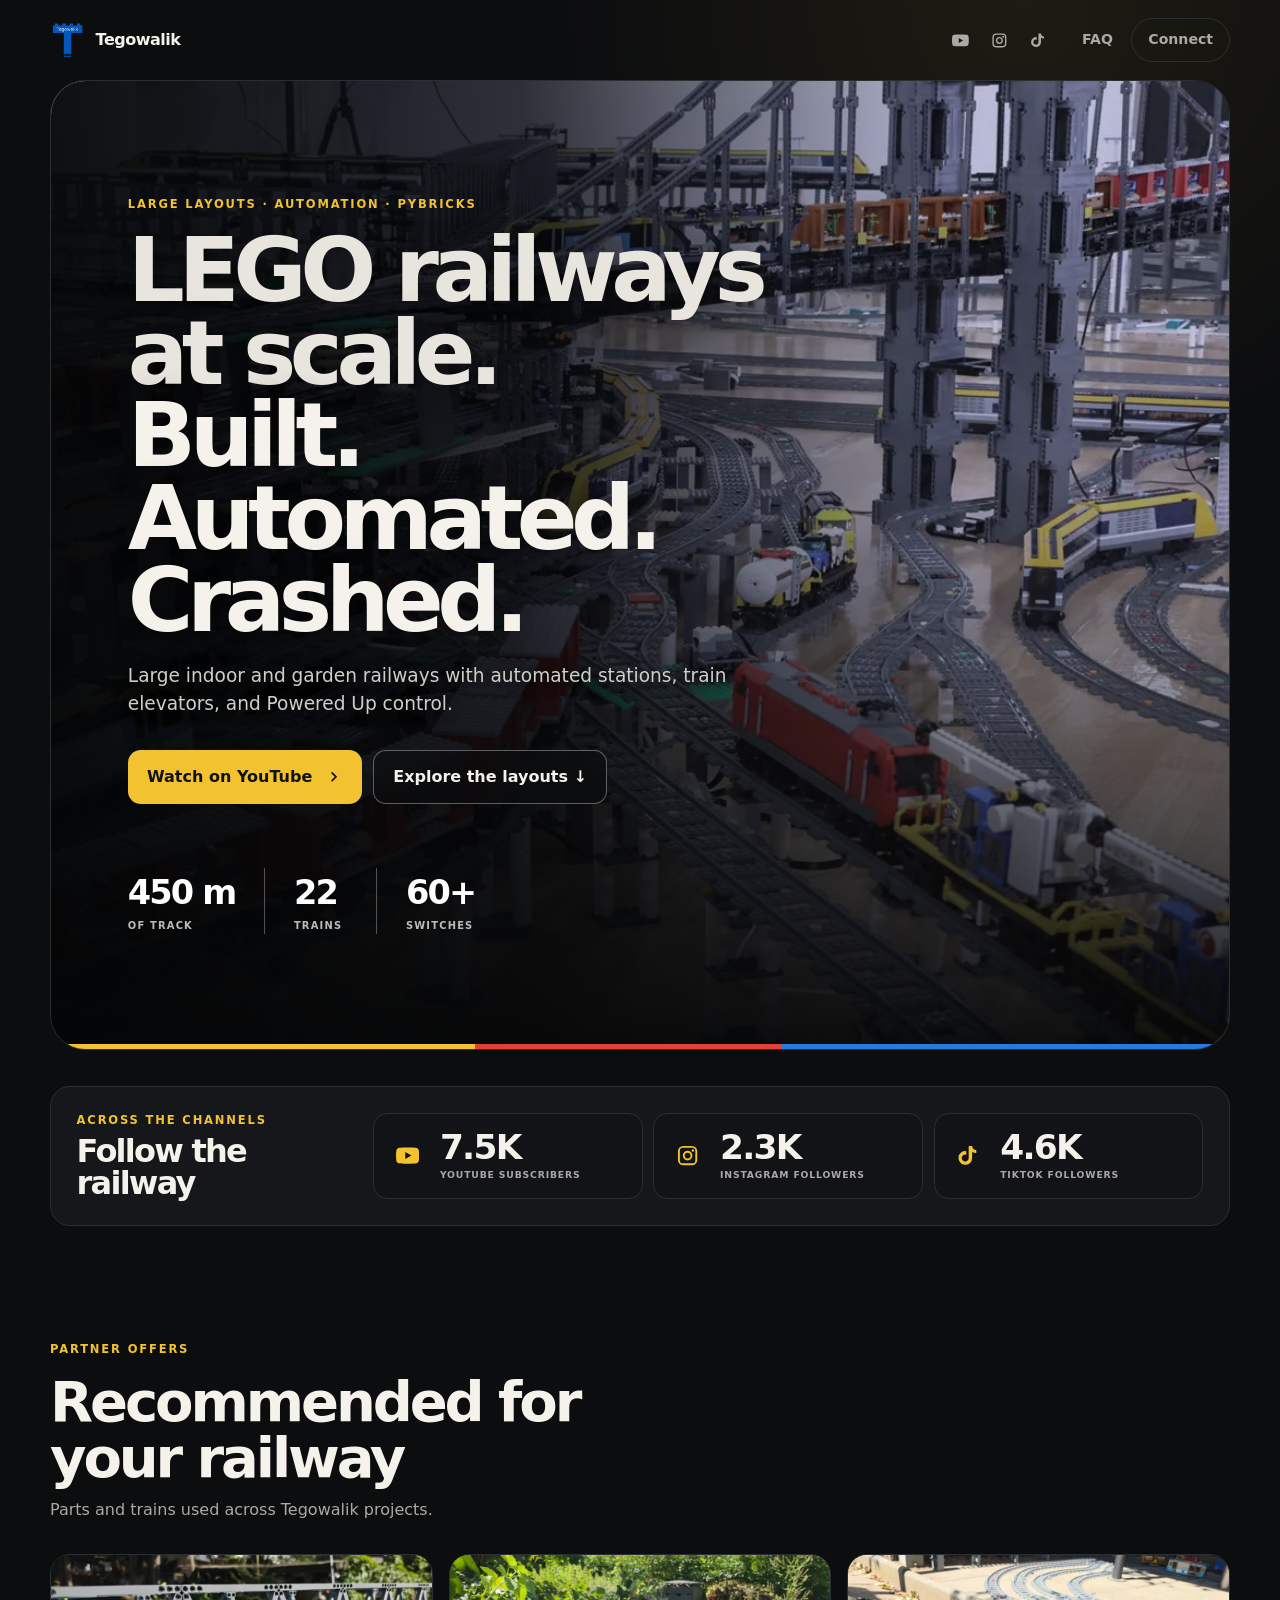
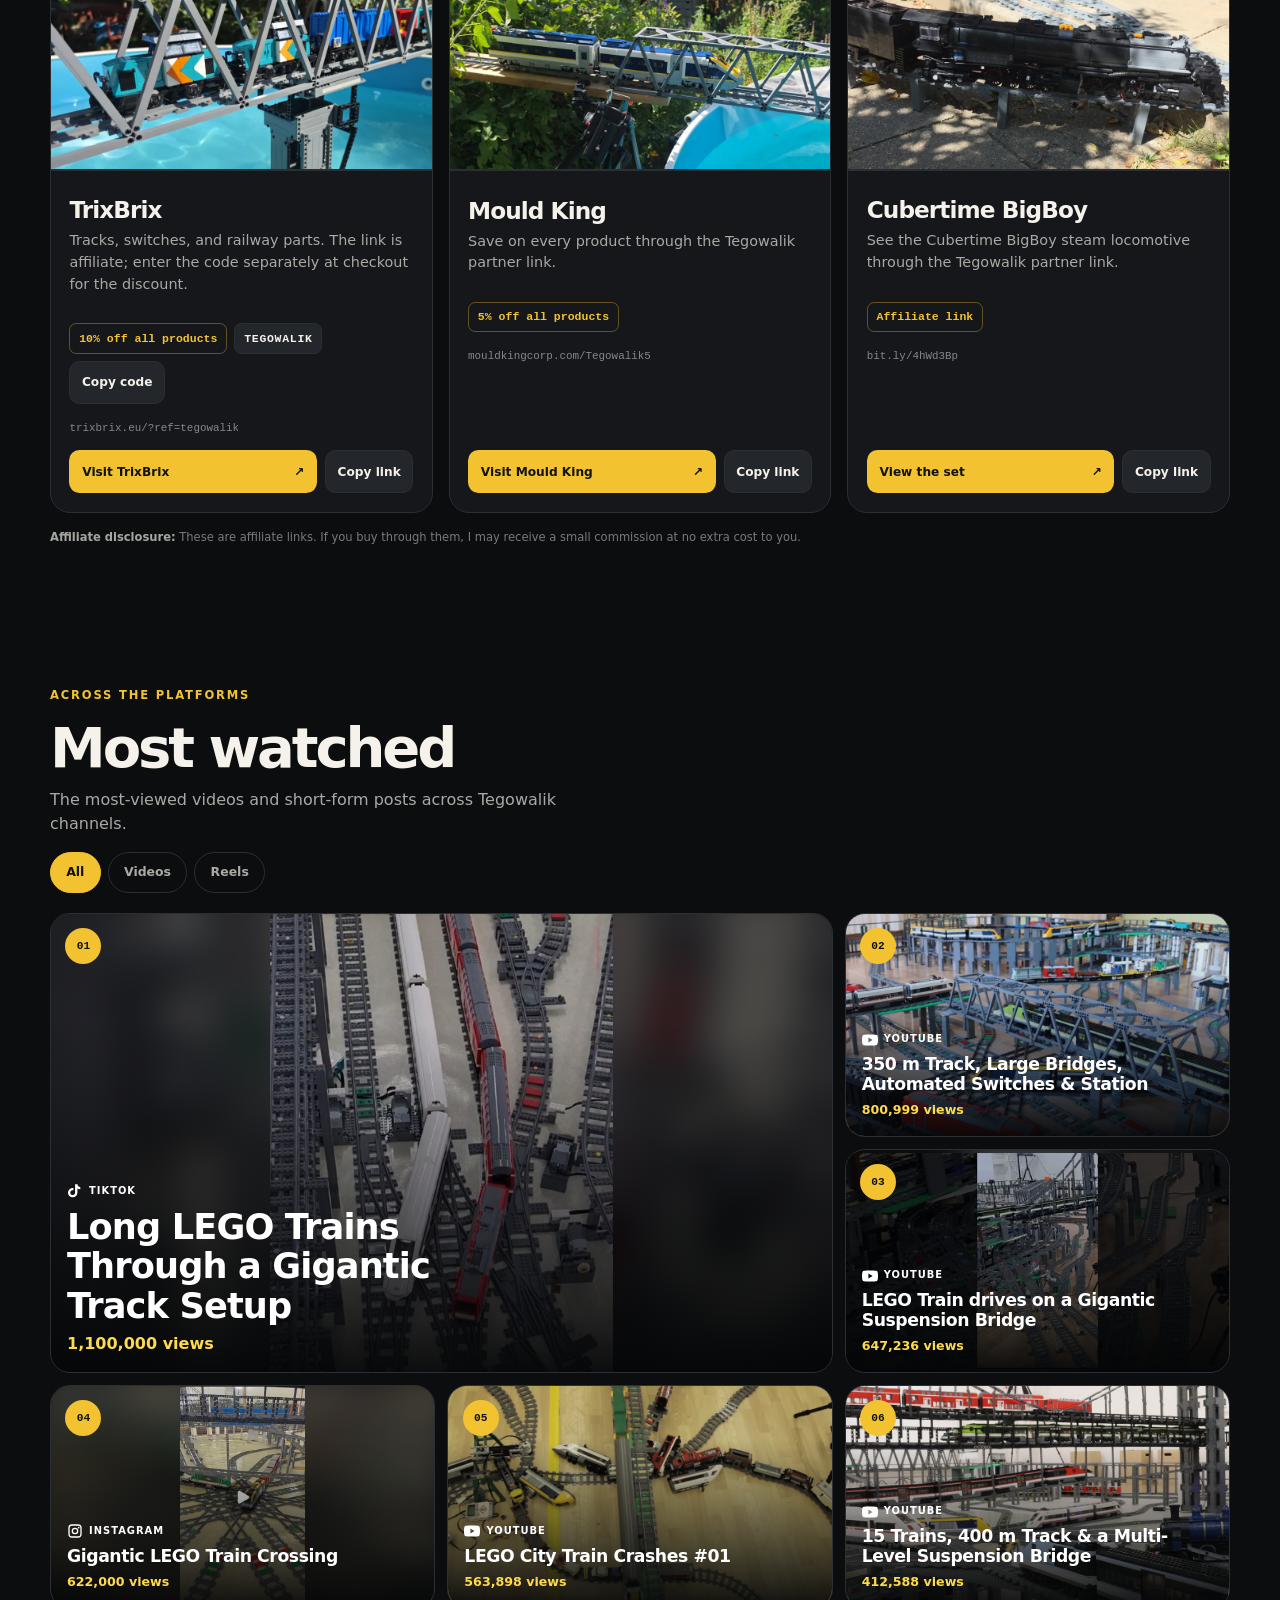
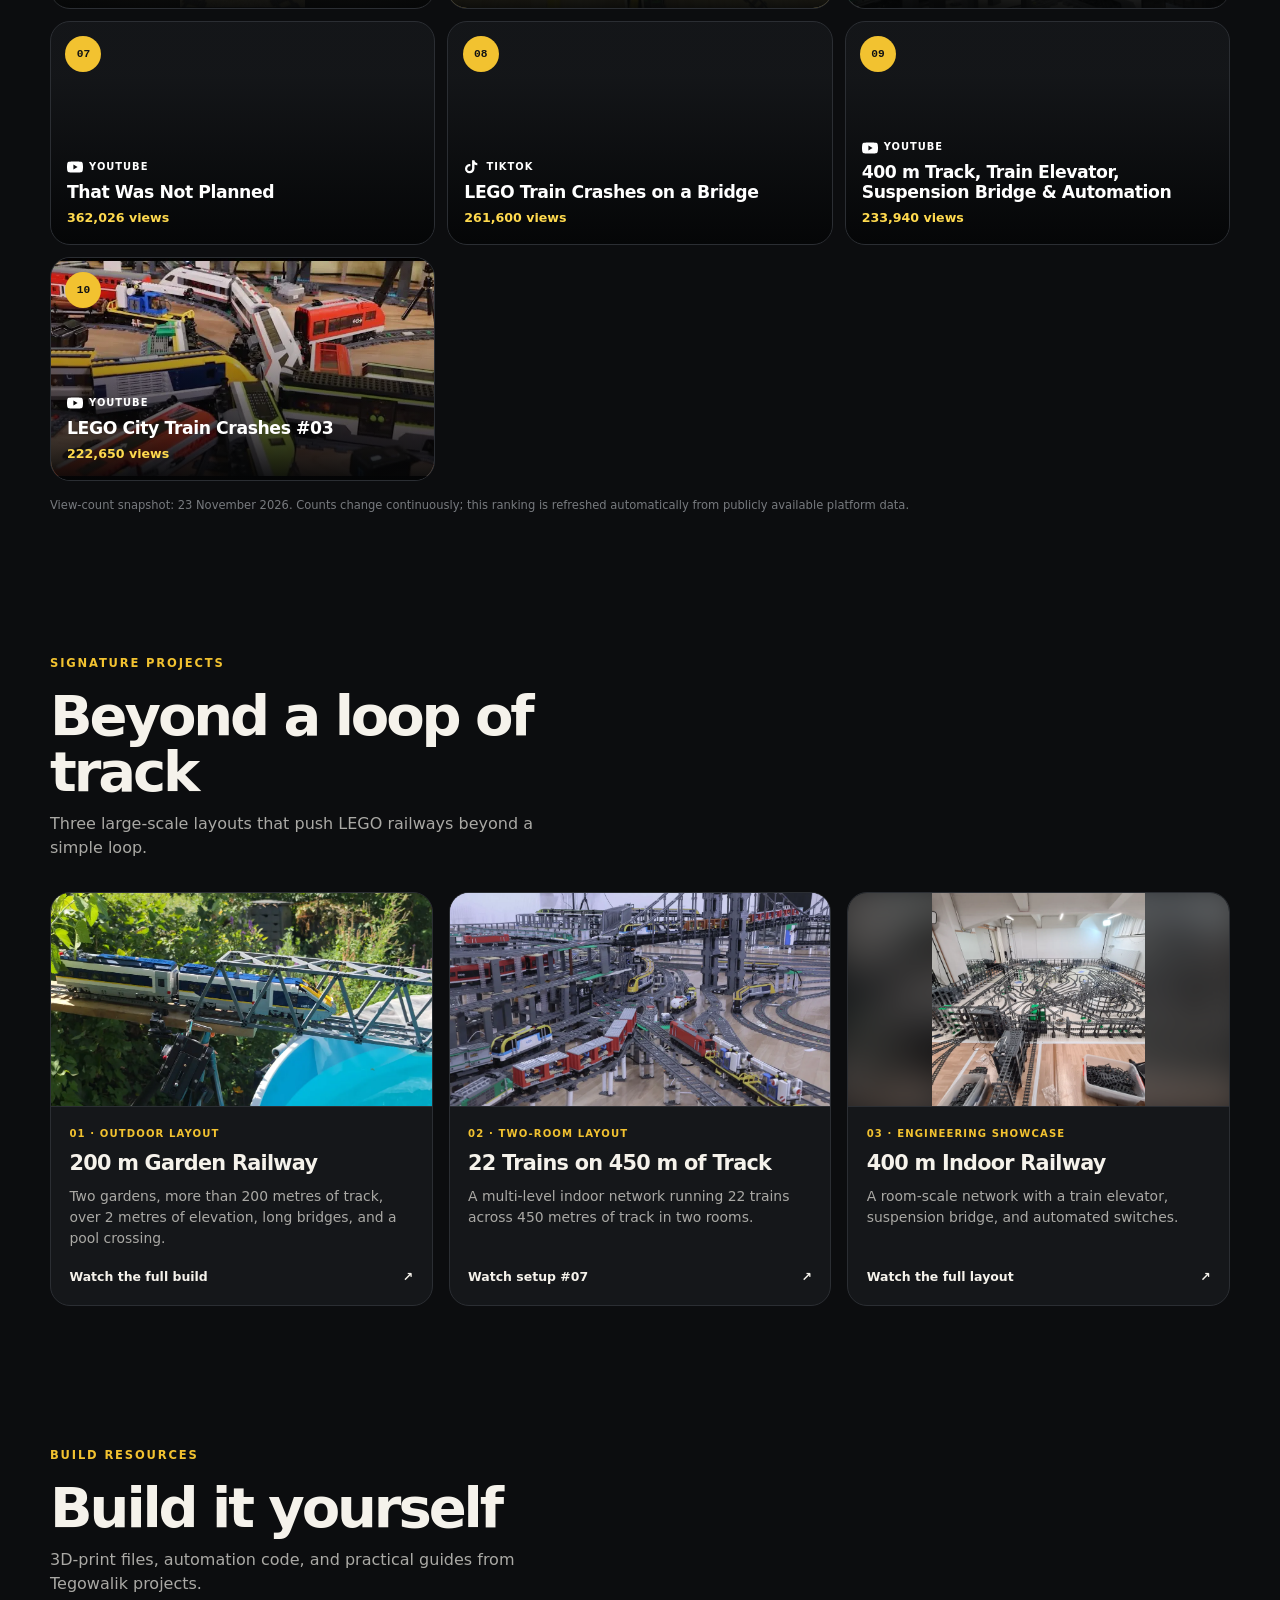
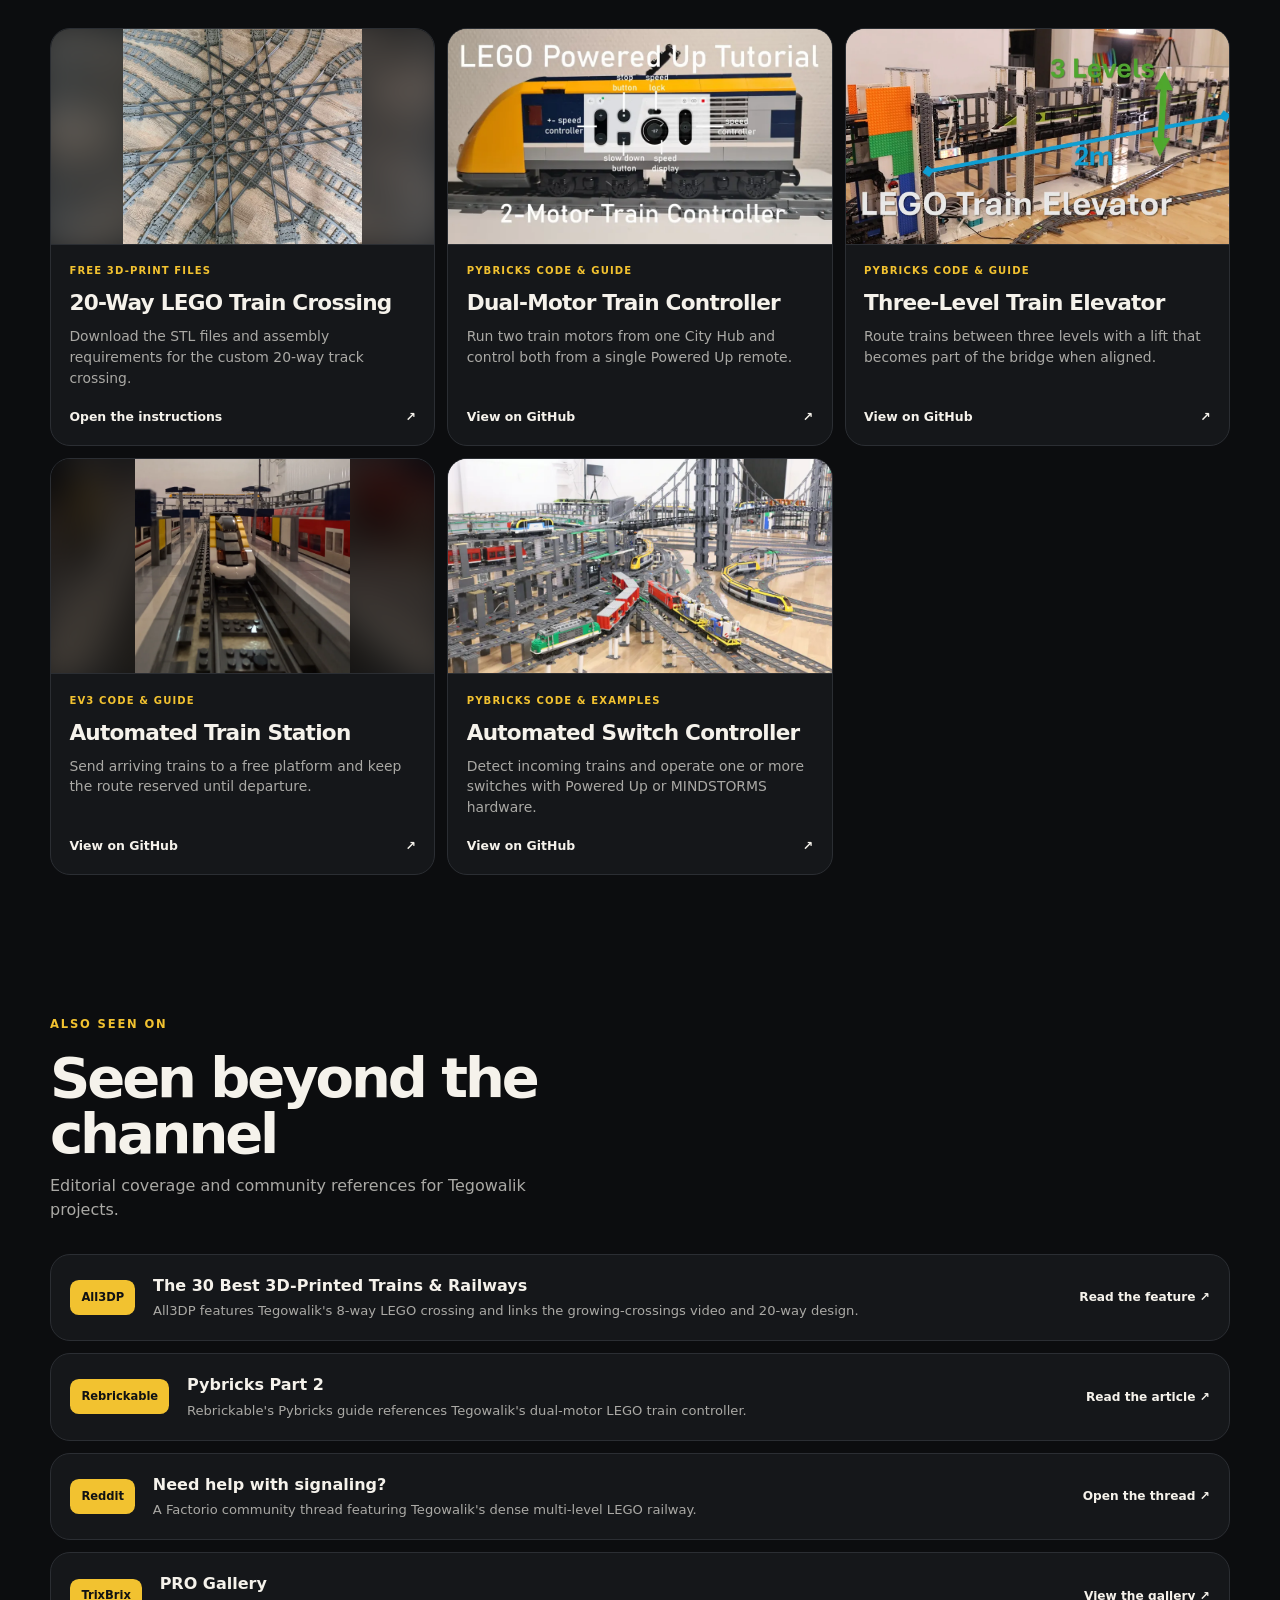
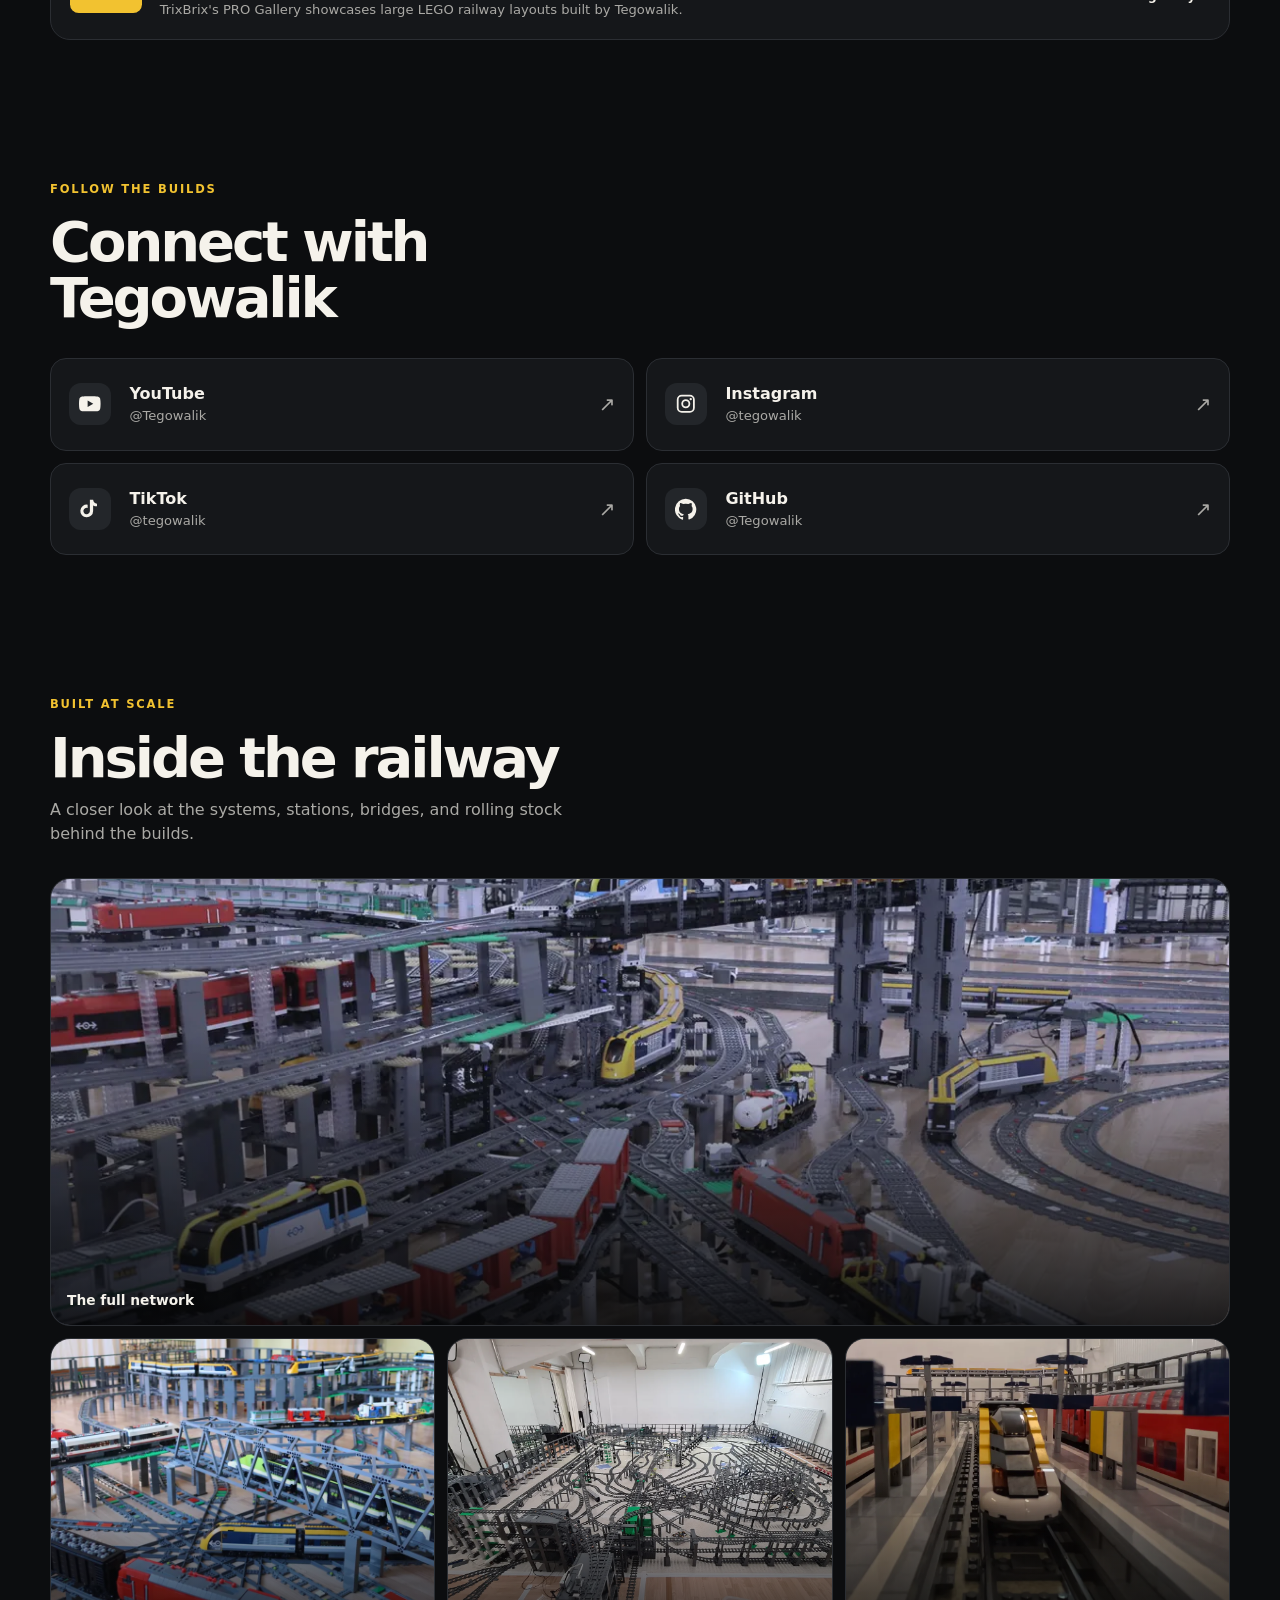
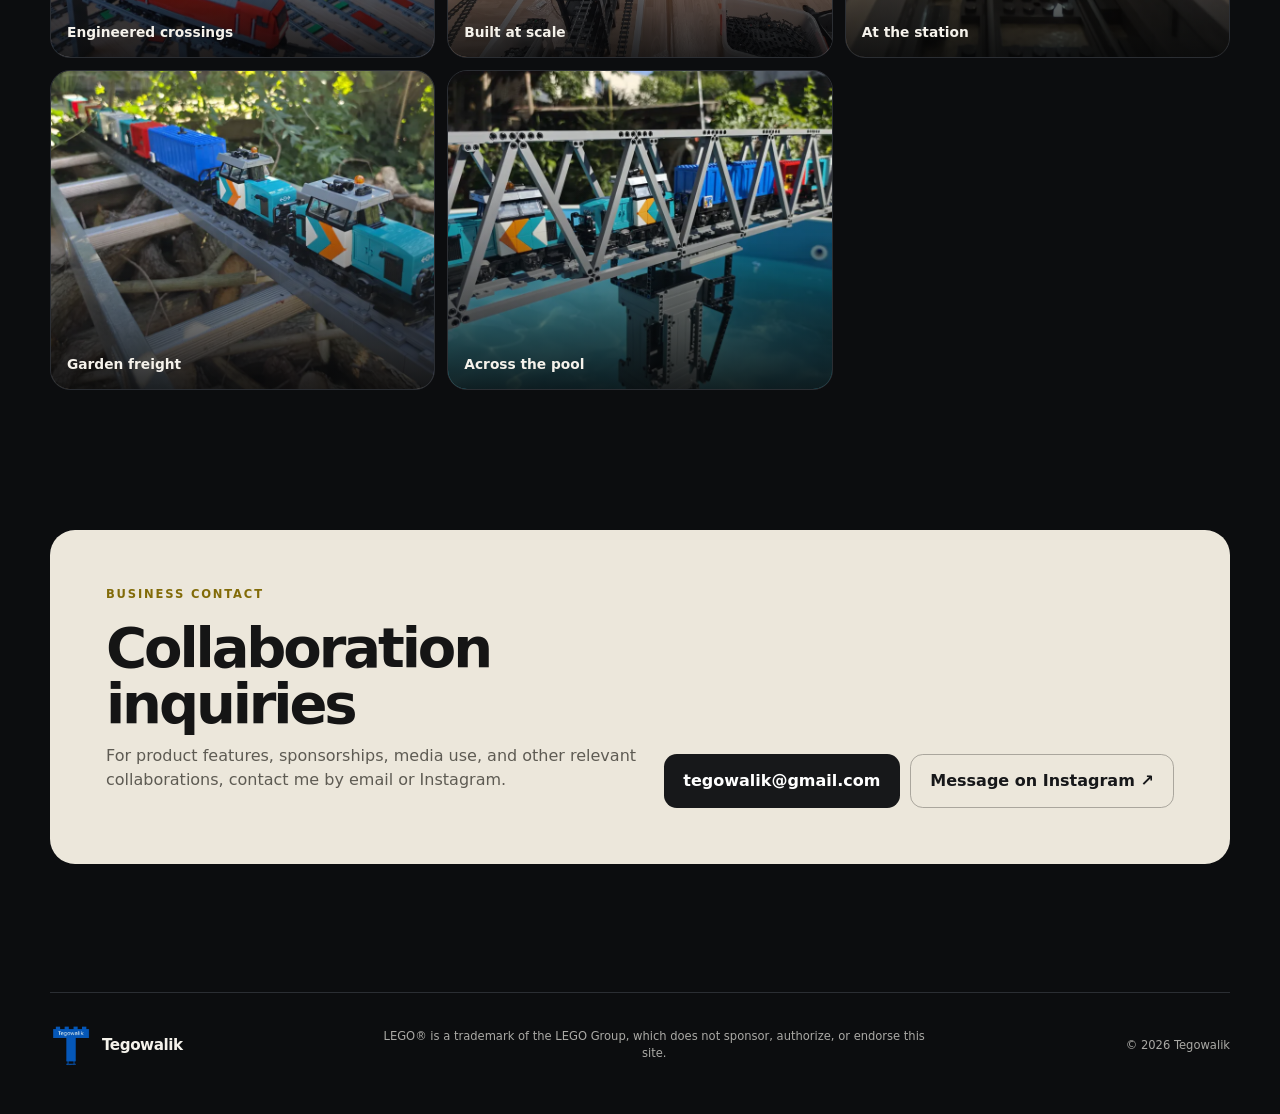
<file: index.html>
<!doctype html>
<html lang="en">
<head>
  <meta charset="utf-8">
  <meta name="viewport" content="width=device-width, initial-scale=1">
  <meta name="theme-color" content="#0c0d0f">
  <meta name="description" content="Large LEGO railway layouts, garden tracks, automated stations, train elevators, and Pybricks control systems by Tegowalik.">
  <meta property="og:type" content="website">
  <meta property="og:title" content="Tegowalik — LEGO engineering in motion">
  <meta property="og:description" content="Large LEGO railways, automated stations, train elevators, and Pybricks control systems.">
  <meta property="og:image" content="assets/share-card.jpg">
  <meta name="twitter:card" content="summary_large_image">
  <meta name="twitter:title" content="Tegowalik — LEGO engineering in motion">
  <meta name="twitter:description" content="Large LEGO railways, automated stations, train elevators, and Pybricks control systems.">
  <meta name="twitter:image" content="assets/share-card.jpg">
  <title>Tegowalik — LEGO engineering in motion</title>
  <link rel="icon" href="assets/favicon.png" type="image/png" sizes="64x64">
  <link rel="icon" href="assets/favicon-512.png" type="image/png" sizes="512x512">
  <link rel="apple-touch-icon" href="assets/apple-touch-icon.png" sizes="180x180">
  <link rel="stylesheet" href="style.css">
  <script src="script.js" defer></script>
</head>
<body>
  <a class="skip-link" href="#main">Skip to content</a>

  <header class="site-header">
    <a class="wordmark" href="#top" aria-label="Tegowalik home">
      <img class="brand-logo" src="assets/logo-256.webp" width="42" height="42" alt="">
      <span data-profile-name>Tegowalik</span>
    </a>
    <div class="header-actions">
      <nav class="header-socials" aria-label="Social channels">
        <a href="https://www.youtube.com/@Tegowalik" target="_blank" rel="noopener noreferrer" aria-label="Tegowalik on YouTube"><svg viewBox="0 0 24 24" aria-hidden="true"><path d="M23.5 6.2a3 3 0 0 0-2.1-2.1C19.5 3.6 12 3.6 12 3.6s-7.5 0-9.4.5A3 3 0 0 0 .5 6.2 31 31 0 0 0 0 12a31 31 0 0 0 .5 5.8 3 3 0 0 0 2.1 2.1c1.9.5 9.4.5 9.4.5s7.5 0 9.4-.5a3 3 0 0 0 2.1-2.1A31 31 0 0 0 24 12a31 31 0 0 0-.5-5.8ZM9.6 15.6V8.4l6.3 3.6-6.3 3.6Z"/></svg></a>
        <a href="https://www.instagram.com/tegowalik" target="_blank" rel="noopener noreferrer" aria-label="Tegowalik on Instagram"><svg viewBox="0 0 24 24" aria-hidden="true"><path d="M7.5 2h9A5.5 5.5 0 0 1 22 7.5v9a5.5 5.5 0 0 1-5.5 5.5h-9A5.5 5.5 0 0 1 2 16.5v-9A5.5 5.5 0 0 1 7.5 2Zm-.2 2A3.3 3.3 0 0 0 4 7.3v9.4A3.3 3.3 0 0 0 7.3 20h9.4a3.3 3.3 0 0 0 3.3-3.3V7.3A3.3 3.3 0 0 0 16.7 4H7.3Zm10.2 1.5a1.3 1.3 0 1 1 0 2.6 1.3 1.3 0 0 1 0-2.6ZM12 7a5 5 0 1 1 0 10 5 5 0 0 1 0-10Zm0 2a3 3 0 1 0 0 6 3 3 0 0 0 0-6Z"/></svg></a>
        <a href="https://www.tiktok.com/@tegowalik" target="_blank" rel="noopener noreferrer" aria-label="Tegowalik on TikTok"><svg viewBox="0 0 24 24" aria-hidden="true"><path d="M15.7 2c.3 2.6 1.8 4.1 4.3 4.3v3a8.8 8.8 0 0 1-4.3-1v6.1a7.1 7.1 0 1 1-6.1-7V11a3.6 3.6 0 1 0 2.5 3.4V2h3.6Z"/></svg></a>
      </nav>
      <nav class="site-nav" aria-label="Primary navigation">
        <a class="nav-link" href="faq.html">FAQ</a>
        <a class="header-cta" href="#connect">Connect</a>
      </nav>
    </div>
  </header>

  <main id="main">
    <section class="hero" id="top" aria-labelledby="hero-title">
      <div class="hero-visual" aria-hidden="true">
        <img
          data-hero-image
          src="assets/photos/tegowalik-2023-v2-min-fixed-min-2-960.webp"
          srcset="assets/photos/tegowalik-2023-v2-min-fixed-min-2-960.webp 960w, assets/photos/tegowalik-2023-v2-min-fixed-min-2-1600.webp 1600w"
          sizes="(min-width: 1180px) 1180px, 100vw"
          width="1600"
          height="900"
          alt=""
          fetchpriority="high"
          decoding="async"
        >
      </div>
      <div class="hero-copy">
        <p class="eyebrow">Large layouts · Automation · Pybricks</p>
        <h1 id="hero-title"><span class="muted">LEGO railways at scale.</span><br><span data-tagline>Built. Automated. Crashed.</span></h1>
        <p class="hero-description" data-description>Large indoor and garden railways with automated stations, train elevators, and Powered Up control.</p>
        <div class="hero-actions">
          <a class="primary-button" data-primary-link href="https://www.youtube.com/@Tegowalik">Watch on YouTube <svg viewBox="0 0 24 24" aria-hidden="true"><path d="m9 18 6-6-6-6"/></svg></a>
          <a class="secondary-button" href="#projects">Explore the layouts ↓</a>
        </div>
        <dl class="hero-stats" aria-label="Tegowalik layout highlights">
          <div><dt>450 m</dt><dd>of track</dd></div>
          <div><dt>22</dt><dd>trains</dd></div>
          <div><dt>60+</dt><dd>switches</dd></div>
        </dl>
      </div>
    </section>

    <section class="audience-section" id="audience" aria-labelledby="audience-title" hidden>
      <div class="audience-heading">
        <p class="eyebrow">Across the channels</p>
        <h2 id="audience-title">Follow the railway</h2>
      </div>
      <div class="audience-grid" id="audience-stats"></div>
    </section>

    <section class="partner-section" id="partners" aria-labelledby="partners-title" hidden>
      <div class="section-heading">
        <p class="eyebrow">Partner offers</p>
        <h2 id="partners-title">Recommended for your railway</h2>
        <p>Parts and trains used across Tegowalik projects.</p>
      </div>
      <div class="partner-grid" id="partner-links"></div>
      <p class="affiliate-note"><strong>Affiliate disclosure:</strong> These are affiliate links. If you buy through them, I may receive a small commission at no extra cost to you.</p>
    </section>

    <section class="popular-section" id="popular" aria-labelledby="popular-title" hidden>
      <div class="section-heading popular-heading">
        <p class="eyebrow">Across the platforms</p>
        <h2 id="popular-title">Most watched</h2>
        <p>The most-viewed videos and short-form posts across Tegowalik channels.</p>
      </div>
      <div class="popular-filters" id="popular-filters" role="group" aria-label="Filter most-watched posts">
        <button class="popular-filter is-active" type="button" data-popular-filter="all" aria-pressed="true">All</button>
        <button class="popular-filter" type="button" data-popular-filter="video" aria-pressed="false">Videos</button>
        <button class="popular-filter" type="button" data-popular-filter="reel" aria-pressed="false">Reels</button>
      </div>
      <div class="popular-grid" id="popular-grid"></div>
      <p class="snapshot-note" id="popular-snapshot"></p>
    </section>

    <section class="project-section" id="projects" aria-labelledby="projects-title" hidden>
      <div class="section-heading">
        <p class="eyebrow">Signature projects</p>
        <h2 id="projects-title">Beyond a loop of track</h2>
        <p>Three large-scale layouts that push LEGO railways beyond a simple loop.</p>
      </div>
      <div class="project-grid" id="project-grid"></div>
    </section>

    <section class="resource-section" id="resources" aria-labelledby="resources-title" hidden>
      <div class="section-heading">
        <p class="eyebrow">Build resources</p>
        <h2 id="resources-title">Build it yourself</h2>
        <p>3D-print files, automation code, and practical guides from Tegowalik projects.</p>
      </div>
      <div class="resource-grid" id="resource-grid"></div>
    </section>


    <section class="feature-section" id="features" aria-labelledby="features-title" hidden>
      <div class="section-heading">
        <p class="eyebrow">Also seen on</p>
        <h2 id="features-title">Seen beyond the channel</h2>
        <p>Editorial coverage and community references for Tegowalik projects.</p>
      </div>
      <div class="feature-links" id="feature-links"></div>
    </section>

    <section class="link-section" id="connect" aria-labelledby="connect-title">
      <div class="section-heading">
        <p class="eyebrow">Follow the builds</p>
        <h2 id="connect-title">Connect with Tegowalik</h2>
      </div>
      <div class="social-grid" id="social-links"></div>
    </section>

    <section class="gallery-section" id="gallery" aria-labelledby="gallery-title" hidden>
      <div class="section-heading">
        <p class="eyebrow">Built at scale</p>
        <h2 id="gallery-title">Inside the railway</h2>
        <p>A closer look at the systems, stations, bridges, and rolling stock behind the builds.</p>
      </div>
      <div class="gallery-grid" id="gallery-grid"></div>
    </section>

    <section class="business" id="business" aria-labelledby="business-title">
      <div>
        <p class="eyebrow">Business contact</p>
        <h2 id="business-title">Collaboration inquiries</h2>
        <p>For product features, sponsorships, media use, and other relevant collaborations, contact me by email or Instagram.</p>
      </div>
      <div class="business-actions" id="business-actions"></div>
    </section>
  </main>

  <footer>
    <div class="footer-brand"><img class="brand-logo" src="assets/logo-256.webp" width="42" height="42" alt=""><span data-profile-name>Tegowalik</span></div>
    <p>LEGO® is a trademark of the LEGO Group, which does not sponsor, authorize, or endorse this site.</p>
    <p>© <span id="year"></span> <span data-profile-name>Tegowalik</span></p>
  </footer>

  <noscript>
    <div class="noscript">JavaScript is needed to display the configured links. Visit <a href="https://www.youtube.com/@Tegowalik">Tegowalik on YouTube</a>.</div>
  </noscript>
</body>
</html>
</file>
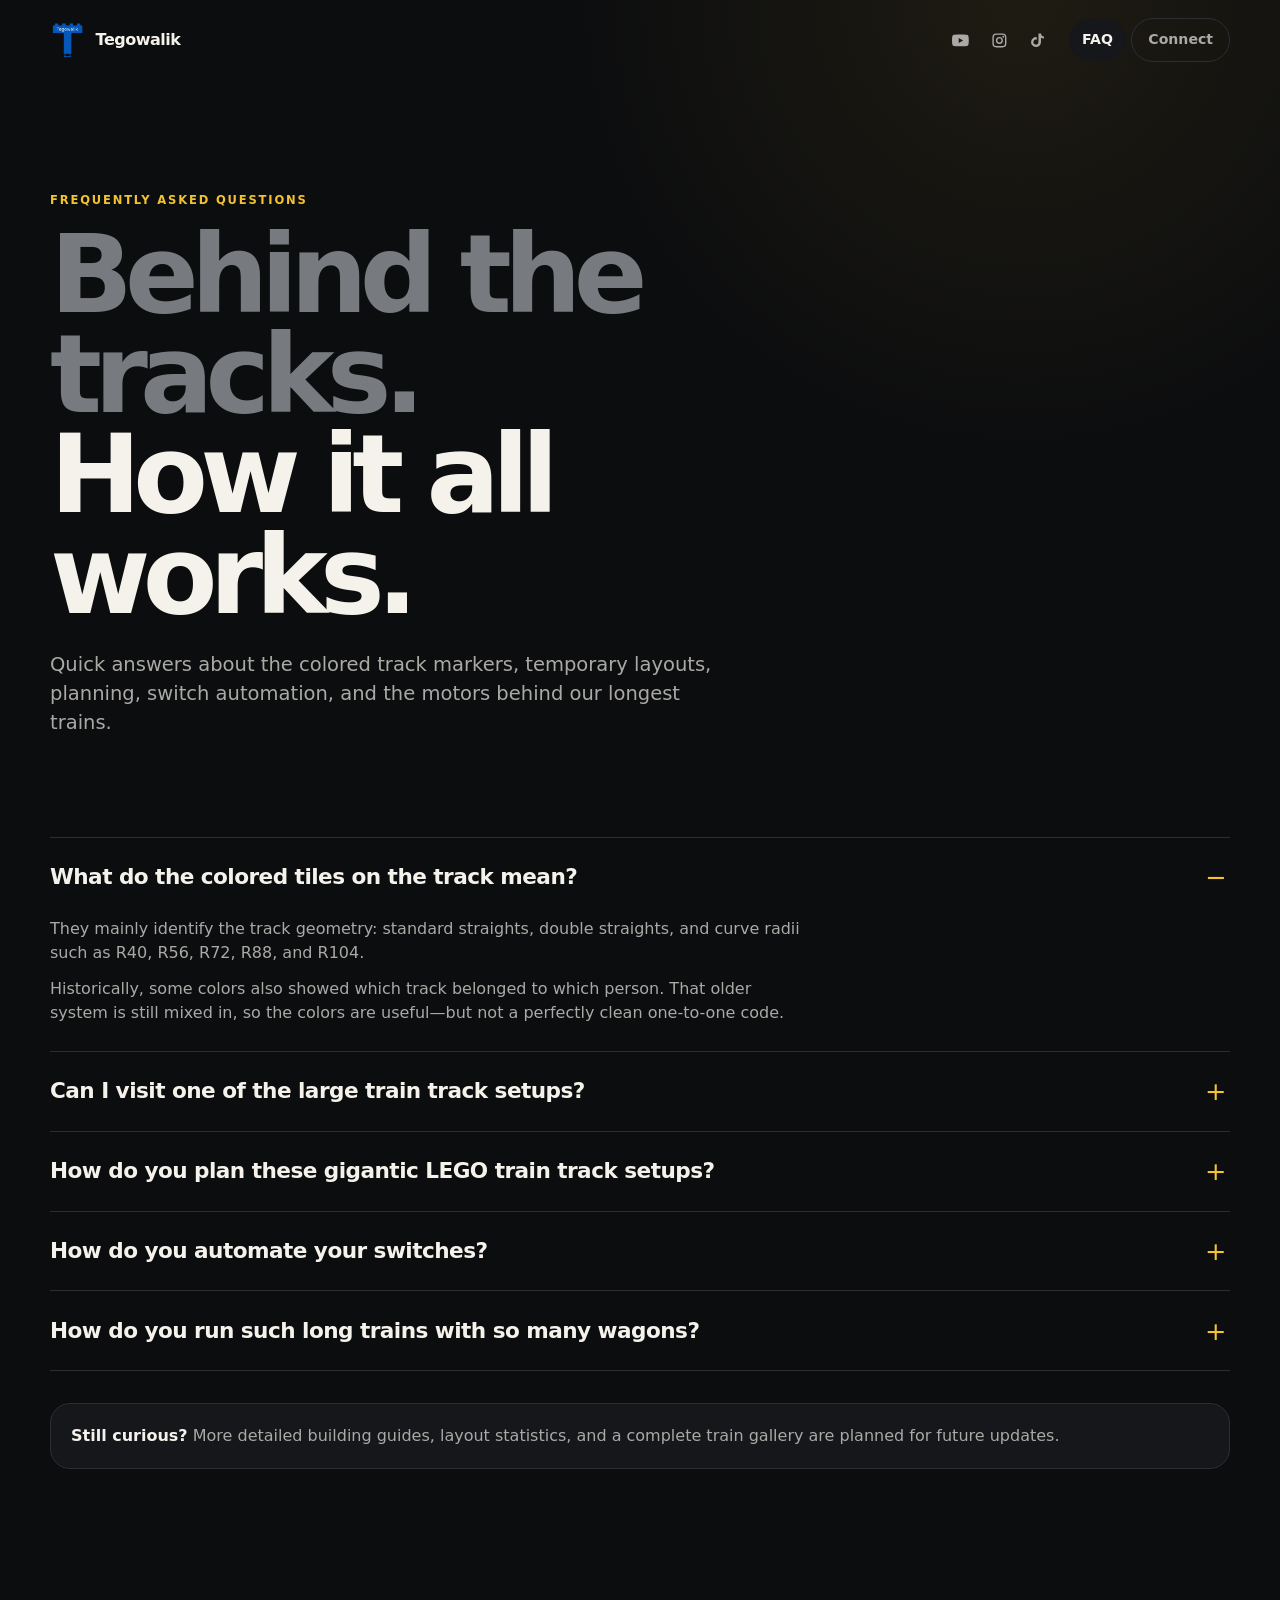
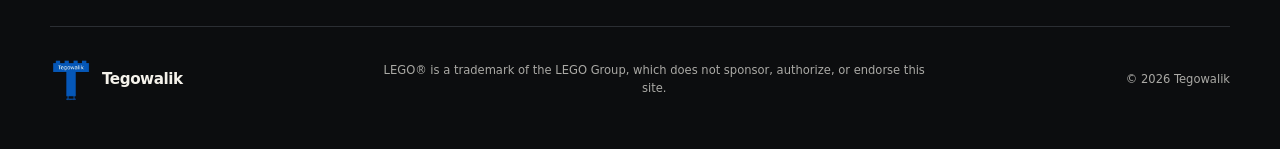
<file: faq.html>
<!doctype html>
<html lang="en">
<head>
  <meta charset="utf-8">
  <meta name="viewport" content="width=device-width, initial-scale=1">
  <meta name="theme-color" content="#0c0d0f">
  <meta name="description" content="Answers to common questions about Tegowalik LEGO railway layouts, track planning, switch automation, and long trains.">
  <meta property="og:type" content="website">
  <meta property="og:title" content="FAQ — Tegowalik">
  <meta property="og:description" content="How Tegowalik plans, builds, and automates large LEGO railway layouts.">
  <meta property="og:image" content="assets/share-card.jpg">
  <meta name="twitter:card" content="summary_large_image">
  <meta name="twitter:title" content="FAQ — Tegowalik">
  <meta name="twitter:description" content="How Tegowalik plans, builds, and automates large LEGO railway layouts.">
  <meta name="twitter:image" content="assets/share-card.jpg">
  <title>FAQ — Tegowalik</title>
  <link rel="icon" href="assets/favicon.png" type="image/png" sizes="64x64">
  <link rel="icon" href="assets/favicon-512.png" type="image/png" sizes="512x512">
  <link rel="apple-touch-icon" href="assets/apple-touch-icon.png" sizes="180x180">
  <link rel="stylesheet" href="style.css">
  <script type="application/ld+json">
  {
    "@context": "https://schema.org",
    "@type": "FAQPage",
    "mainEntity": [
      {
        "@type": "Question",
        "name": "What do the colored tiles on the track mean?",
        "acceptedAnswer": {
          "@type": "Answer",
          "text": "The colors mainly identify track geometry, including standard and double straights and curve radii such as R40, R56, R72, R88, and R104. Some colors were historically also used to show who owned each piece, so the system is not perfectly consistent."
        }
      },
      {
        "@type": "Question",
        "name": "Can I visit one of the large train track setups?",
        "acceptedAnswer": {
          "@type": "Answer",
          "text": "Unfortunately not. The layouts are temporary builds in private spaces. They usually exist for only a few days before being dismantled."
        }
      },
      {
        "@type": "Question",
        "name": "How do you plan these gigantic LEGO train track setups?",
        "acceptedAnswer": {
          "@type": "Answer",
          "text": "The layouts are planned with BlueBrick, a free LEGO layout editor. BlueBrick shows the track plan in two dimensions, so multi-level routing, bridge heights, and clearances still require strong spatial thinking and planning beyond the software."
        }
      },
      {
        "@type": "Question",
        "name": "How do you automate your switches?",
        "acceptedAnswer": {
          "@type": "Answer",
          "text": "Switches are automated with LEGO Powered Up or MINDSTORMS hardware, sensors, motors, and Pybricks code. The LEGO Switch Controller repository contains the code and examples."
        }
      },
      {
        "@type": "Question",
        "name": "How do you run such long trains with so many wagons?",
        "acceptedAnswer": {
          "@type": "Answer",
          "text": "Long trains use two Powered Up motors controlled together from one City Hub. The Pybricks Train Controller repository contains the code and setup guide."
        }
      }
    ]
  }
  </script>
</head>
<body>
  <a class="skip-link" href="#main">Skip to content</a>

  <header class="site-header">
    <a class="wordmark" href="index.html" aria-label="Tegowalik home">
      <img class="brand-logo" src="assets/logo-256.webp" width="42" height="42" alt="">
      <span>Tegowalik</span>
    </a>
    <div class="header-actions">
      <nav class="header-socials" aria-label="Social channels">
        <a href="https://www.youtube.com/@Tegowalik" target="_blank" rel="noopener noreferrer" aria-label="Tegowalik on YouTube"><svg viewBox="0 0 24 24" aria-hidden="true"><path d="M23.5 6.2a3 3 0 0 0-2.1-2.1C19.5 3.6 12 3.6 12 3.6s-7.5 0-9.4.5A3 3 0 0 0 .5 6.2 31 31 0 0 0 0 12a31 31 0 0 0 .5 5.8 3 3 0 0 0 2.1 2.1c1.9.5 9.4.5 9.4.5s7.5 0 9.4-.5a3 3 0 0 0 2.1-2.1A31 31 0 0 0 24 12a31 31 0 0 0-.5-5.8ZM9.6 15.6V8.4l6.3 3.6-6.3 3.6Z"/></svg></a>
        <a href="https://www.instagram.com/tegowalik" target="_blank" rel="noopener noreferrer" aria-label="Tegowalik on Instagram"><svg viewBox="0 0 24 24" aria-hidden="true"><path d="M7.5 2h9A5.5 5.5 0 0 1 22 7.5v9a5.5 5.5 0 0 1-5.5 5.5h-9A5.5 5.5 0 0 1 2 16.5v-9A5.5 5.5 0 0 1 7.5 2Zm-.2 2A3.3 3.3 0 0 0 4 7.3v9.4A3.3 3.3 0 0 0 7.3 20h9.4a3.3 3.3 0 0 0 3.3-3.3V7.3A3.3 3.3 0 0 0 16.7 4H7.3Zm10.2 1.5a1.3 1.3 0 1 1 0 2.6 1.3 1.3 0 0 1 0-2.6ZM12 7a5 5 0 1 1 0 10 5 5 0 0 1 0-10Zm0 2a3 3 0 1 0 0 6 3 3 0 0 0 0-6Z"/></svg></a>
        <a href="https://www.tiktok.com/@tegowalik" target="_blank" rel="noopener noreferrer" aria-label="Tegowalik on TikTok"><svg viewBox="0 0 24 24" aria-hidden="true"><path d="M15.7 2c.3 2.6 1.8 4.1 4.3 4.3v3a8.8 8.8 0 0 1-4.3-1v6.1a7.1 7.1 0 1 1-6.1-7V11a3.6 3.6 0 1 0 2.5 3.4V2h3.6Z"/></svg></a>
      </nav>
      <nav class="site-nav" aria-label="Primary navigation">
        <a class="nav-link" href="faq.html" aria-current="page">FAQ</a>
        <a class="header-cta" href="index.html#connect">Connect</a>
      </nav>
    </div>
  </header>

  <main id="main">
    <section class="faq-hero" aria-labelledby="faq-title">
      <p class="eyebrow">Frequently asked questions</p>
      <h1 id="faq-title"><span class="muted">Behind the tracks.</span><br>How it all works.</h1>
      <p class="faq-intro">Quick answers about the colored track markers, temporary layouts, planning, switch automation, and the motors behind our longest trains.</p>
    </section>

    <section class="faq-section" aria-label="Questions and answers">
      <div class="faq-list">
        <details class="faq-item" open>
          <summary>What do the colored tiles on the track mean?</summary>
          <div class="faq-answer">
            <p>They mainly identify the track geometry: standard straights, double straights, and curve radii such as R40, R56, R72, R88, and R104.</p>
            <p>Historically, some colors also showed which track belonged to which person. That older system is still mixed in, so the colors are useful—but not a perfectly clean one-to-one code.</p>
          </div>
        </details>

        <details class="faq-item">
          <summary>Can I visit one of the large train track setups?</summary>
          <div class="faq-answer">
            <p>Unfortunately not. These are temporary builds in private spaces, usually assembled for only a few days and then completely dismantled. The best way to experience them is through the full setup videos and behind-the-scenes posts.</p>
          </div>
        </details>

        <details class="faq-item">
          <summary>How do you plan these gigantic LEGO train track setups?</summary>
          <div class="faq-answer">
            <p>I use <a href="https://bluebrick.lswproject.com/homepage.html" target="_blank" rel="noopener noreferrer">BlueBrick</a>, a free LEGO layout editor, to plan the track network.</p>
            <p>BlueBrick shows the layout in two dimensions. Multi-level routing, bridge heights, slopes, and clearances therefore still require a lot of spatial thinking—and some planning beyond what the software can display.</p>
          </div>
        </details>

        <details class="faq-item">
          <summary>How do you automate your switches?</summary>
          <div class="faq-answer">
            <p>The switches use LEGO Powered Up or MINDSTORMS hardware, motors, sensors, and Pybricks code. The open-source <a href="https://github.com/Tegowalik/LEGO-Switch-Controller" target="_blank" rel="noopener noreferrer">LEGO Switch Controller</a> repository includes the code and practical examples.</p>
          </div>
        </details>

        <details class="faq-item">
          <summary>How do you run such long trains with so many wagons?</summary>
          <div class="faq-answer">
            <p>We use two Powered Up train motors controlled together from one City Hub. The <a href="https://github.com/Tegowalik/Pybricks-Train-Controller" target="_blank" rel="noopener noreferrer">Pybricks Train Controller</a> repository contains the code and setup guide.</p>
          </div>
        </details>
      </div>

      <p class="faq-note"><strong>Still curious?</strong> More detailed building guides, layout statistics, and a complete train gallery are planned for future updates.</p>
    </section>
  </main>

  <footer>
    <div class="footer-brand"><img class="brand-logo" src="assets/logo-256.webp" width="42" height="42" alt=""><span>Tegowalik</span></div>
    <p>LEGO® is a trademark of the LEGO Group, which does not sponsor, authorize, or endorse this site.</p>
    <p>© 2026 Tegowalik</p>
  </footer>
</body>
</html>
</file>
<file: style.css>
:root {
  --bg: #0c0d0f;
  --surface: #15171a;
  --surface-raised: #1b1e22;
  --text: #f5f2eb;
  --muted: #aaa9a5;
  --line: #2b2e33;
  --accent: #f2c230;
  --accent-strong: #ffda4e;
  --dark: #111214;
  --radius: 1.25rem;
  --max-width: 1180px;
}

* { box-sizing: border-box; }

html { scroll-behavior: smooth; }

body {
  margin: 0;
  color: var(--text);
  background:
    radial-gradient(circle at 80% 0%, rgba(242, 194, 48, .08), transparent 29rem),
    var(--bg);
  font-family: Inter, ui-sans-serif, system-ui, -apple-system, BlinkMacSystemFont, "Segoe UI", sans-serif;
  line-height: 1.5;
  -webkit-font-smoothing: antialiased;
}

a { color: inherit; }

.skip-link {
  position: fixed;
  top: .75rem;
  left: .75rem;
  z-index: 20;
  padding: .7rem 1rem;
  color: var(--dark);
  background: var(--accent);
  border-radius: .6rem;
  transform: translateY(-180%);
}

.skip-link:focus { transform: translateY(0); }

.site-header,
main,
footer {
  width: min(calc(100% - 2rem), var(--max-width));
  margin-inline: auto;
}

.site-header {
  min-height: 5rem;
  display: flex;
  align-items: center;
  justify-content: space-between;
}

.wordmark,
.footer-brand {
  display: inline-flex;
  gap: .65rem;
  align-items: center;
  font-weight: 800;
  letter-spacing: -.03em;
}

.wordmark { text-decoration: none; }

.brand-logo { width: 2.2rem; height: 2.2rem; object-fit: contain; }

.site-nav {
  display: flex;
  gap: .35rem;
  align-items: center;
}

.header-actions,
.header-socials { display: flex; align-items: center; }
.header-actions { gap: .85rem; }
.header-socials { gap: .28rem; }
.header-socials a {
  width: 2.15rem;
  height: 2.15rem;
  display: grid;
  place-items: center;
  color: var(--muted);
  border-radius: 999px;
  text-decoration: none;
  transition: color .2s ease, background .2s ease;
}
.header-socials a:hover { color: var(--text); background: var(--surface); }
.header-socials svg { width: 1.05rem; height: 1.05rem; fill: currentColor; }

.nav-link {
  padding: .65rem .8rem;
  color: var(--muted);
  border-radius: 999px;
  text-decoration: none;
  font-size: .88rem;
  font-weight: 700;
}

.nav-link:hover,
.nav-link[aria-current="page"] { color: var(--text); background: var(--surface); }

.header-cta {
  padding: .65rem 1rem;
  border: 1px solid var(--line);
  border-radius: 999px;
  color: var(--muted);
  text-decoration: none;
  font-size: .88rem;
  font-weight: 700;
}

.header-cta:hover { color: var(--text); border-color: #555a62; }

.faq-hero {
  max-width: 55rem;
  padding: clamp(3.5rem, 9vw, 7rem) 0 clamp(3rem, 7vw, 5rem);
}

.faq-hero h1 { max-width: 12ch; }

.faq-intro {
  max-width: 43rem;
  color: var(--muted);
  font-size: clamp(1.05rem, 2vw, 1.22rem);
}

.faq-section { padding-bottom: clamp(5rem, 11vw, 9rem); }

.faq-list {
  border-top: 1px solid var(--line);
}

.faq-item { border-bottom: 1px solid var(--line); }

.faq-item summary {
  position: relative;
  padding: 1.45rem 3rem 1.45rem 0;
  cursor: pointer;
  list-style: none;
  font-size: clamp(1.05rem, 2.5vw, 1.35rem);
  font-weight: 800;
  letter-spacing: -.025em;
}

.faq-item summary::-webkit-details-marker { display: none; }

.faq-item summary::after {
  content: "+";
  position: absolute;
  top: 50%;
  right: .25rem;
  color: var(--accent);
  font-size: 1.6rem;
  font-weight: 500;
  transform: translateY(-50%);
}

.faq-item[open] summary::after { content: "−"; }

.faq-answer {
  max-width: 50rem;
  padding: 0 3rem 1.6rem 0;
  color: var(--muted);
}

.faq-answer p { margin-bottom: .8rem; }
.faq-answer p:last-child { margin-bottom: 0; }
.faq-answer a { color: var(--text); text-decoration-color: var(--accent); text-underline-offset: .2em; }
.faq-answer a:hover { color: var(--accent-strong); }

.faq-note {
  margin-top: 2rem;
  padding: 1.25rem;
  color: var(--muted);
  background: var(--surface);
  border: 1px solid var(--line);
  border-radius: var(--radius);
}

.faq-note strong { color: var(--text); }

.hero {
  padding: clamp(2.5rem, 7vw, 6rem) 0 clamp(4.5rem, 10vw, 8rem);
  display: grid;
  gap: 3.25rem;
}

.hero-copy { align-self: center; }

.eyebrow {
  margin: 0 0 1rem;
  color: var(--accent);
  text-transform: uppercase;
  font-size: .72rem;
  font-weight: 800;
  letter-spacing: .16em;
}

h1, h2, p { margin-top: 0; }

h1 {
  margin-bottom: 1.5rem;
  font-size: clamp(3rem, 11vw, 6.8rem);
  line-height: .92;
  letter-spacing: -.072em;
  max-width: 10ch;
}

h1 .muted { color: #777a7e; }

h2 {
  margin-bottom: .75rem;
  font-size: clamp(2rem, 6vw, 3.5rem);
  line-height: 1;
  letter-spacing: -.055em;
}

.hero-description,
.section-heading > p:last-child,
.business p,
footer { color: var(--muted); }

.hero-description {
  max-width: 34rem;
  margin-bottom: 2rem;
  font-size: clamp(1rem, 2vw, 1.16rem);
}

.primary-button,
.business-button {
  min-height: 3.35rem;
  display: inline-flex;
  align-items: center;
  justify-content: center;
  gap: .8rem;
  padding: .85rem 1.2rem;
  border-radius: .8rem;
  background: var(--accent);
  color: var(--dark);
  text-decoration: none;
  font-weight: 850;
  transition: transform .2s ease, background .2s ease;
}

.primary-button svg { width: 1.1rem; fill: none; stroke: currentColor; stroke-width: 2.25; }
.primary-button:hover, .business-button:hover { transform: translateY(-2px); background: var(--accent-strong); }

.hero-visual {
  min-height: clamp(22rem, 76vw, 34rem);
  position: relative;
  overflow: hidden;
  border: 1px solid var(--line);
  border-radius: calc(var(--radius) * 1.25);
  background: linear-gradient(145deg, #21252a 0%, #141619 58%, #0c0d0f 100%);
  isolation: isolate;
}

.hero-visual > img {
  position: absolute;
  inset: 0;
  width: 100%;
  height: 100%;
  object-fit: cover;
  object-position: center;
}

.visual-shade {
  position: absolute;
  inset: 0;
  background: linear-gradient(to top, rgba(7, 8, 9, .82), transparent 48%);
}

.visual-label {
  position: absolute;
  left: 1.25rem;
  bottom: 1rem;
  z-index: 3;
  margin: 0;
  font-size: .78rem;
  font-weight: 750;
}
.visual-label span { display: block; margin-bottom: .15rem; color: var(--muted); text-transform: uppercase; font-size: .6rem; letter-spacing: .14em; }

.link-section, .gallery-section, .partner-section, .project-section, .resource-section { padding: 0 0 clamp(5rem, 11vw, 9rem); }
.section-heading { max-width: 39rem; margin-bottom: 2rem; }
.section-heading > p:last-child { max-width: 32rem; }

.social-grid { display: grid; gap: .75rem; }

.social-card {
  min-height: 5.8rem;
  display: grid;
  grid-template-columns: 2.8rem minmax(0, 1fr) auto;
  gap: 1rem;
  align-items: center;
  padding: 1rem 1.1rem;
  background: var(--surface);
  border: 1px solid var(--line);
  border-radius: 1rem;
  text-decoration: none;
  transition: border-color .2s ease, transform .2s ease, background .2s ease;
}

.social-card:hover { border-color: #52575e; transform: translateY(-2px); background: var(--surface-raised); }
.social-icon { width: 2.65rem; height: 2.65rem; display: grid; place-items: center; background: #23262a; border-radius: .75rem; }
.social-icon svg { width: 1.35rem; height: 1.35rem; fill: currentColor; }
.social-meta { min-width: 0; }
.social-name { display: block; font-weight: 800; }
.social-handle { display: block; color: var(--muted); font-size: .82rem; overflow: hidden; text-overflow: ellipsis; white-space: nowrap; }
.arrow { color: var(--muted); font-size: 1.25rem; }

@media (max-width: 420px) {
  .social-card { gap: .7rem; padding-inline: .85rem; }
}

.affiliate-note {
  max-width: 48rem;
  margin: 1rem 0 0;
  color: #777a7e;
  font-size: .72rem;
}

.affiliate-note strong { color: #a5a6a2; }

.project-grid { display: grid; gap: 1rem; }

.project-card {
  overflow: hidden;
  display: flex;
  flex-direction: column;
  color: var(--text);
  background: var(--surface);
  border: 1px solid var(--line);
  border-radius: var(--radius);
  text-decoration: none;
  transition: transform .2s ease, border-color .2s ease;
}

.project-card:hover { transform: translateY(-3px); border-color: #555a62; }

.project-card:hover .card-media-image { transform: scale(1.018); }

.project-content { flex: 1; display: flex; flex-direction: column; padding: 1.15rem; }
.project-meta { color: var(--accent); text-transform: uppercase; font-size: .63rem; font-weight: 800; letter-spacing: .11em; }
.project-title { margin-top: .7rem; font-size: 1.3rem; line-height: 1.1; letter-spacing: -.035em; }
.project-description { margin-top: .7rem; color: var(--muted); font-size: .87rem; }
.project-cta { display: flex; justify-content: space-between; margin-top: auto; padding-top: 1.2rem; font-size: .78rem; font-weight: 800; }

.resource-grid { display: grid; gap: .75rem; }

.resource-card {
  min-height: 14rem;
  display: flex;
  flex-direction: column;
  padding: 1.35rem;
  color: var(--text);
  background: var(--surface);
  border: 1px solid var(--line);
  border-radius: var(--radius);
  text-decoration: none;
  transition: transform .2s ease, border-color .2s ease, background .2s ease;
}

.resource-card:hover { transform: translateY(-2px); border-color: #555a62; background: var(--surface-raised); }
.resource-label { color: var(--accent); text-transform: uppercase; font-size: .63rem; font-weight: 800; letter-spacing: .11em; }
.resource-title { margin-top: .8rem; font-size: 1.35rem; line-height: 1.1; letter-spacing: -.035em; }
.resource-description { margin-top: .7rem; color: var(--muted); font-size: .87rem; }
.resource-cta { display: flex; justify-content: space-between; margin-top: auto; padding-top: 1.2rem; font-size: .78rem; font-weight: 800; }

.gallery-grid {
  display: grid;
  gap: .75rem;
}

.gallery-item {
  min-height: 15rem;
  position: relative;
  overflow: hidden;
  margin: 0;
  border: 1px solid var(--line);
  border-radius: var(--radius);
  background: var(--surface);
}

.gallery-item img {
  width: 100%;
  height: 100%;
  position: absolute;
  inset: 0;
  object-fit: cover;
  transition: transform .45s ease;
}

.gallery-item::after {
  content: "";
  position: absolute;
  inset: 35% 0 0;
  background: linear-gradient(transparent, rgba(5, 6, 7, .86));
}

.gallery-item:hover img { transform: scale(1.025); }

.gallery-item figcaption {
  position: absolute;
  z-index: 2;
  left: 1rem;
  bottom: .85rem;
  font-size: .86rem;
  font-weight: 800;
}

.partner-grid { display: grid; gap: 1rem; }
.partner-card {
  min-height: 15.5rem;
  display: flex;
  flex-direction: column;
  padding: 1.4rem;
  color: var(--text);
  background: var(--surface);
  border: 1px solid var(--line);
  border-radius: var(--radius);
  text-decoration: none;
  transition: transform .2s ease, border-color .2s ease;
}
.partner-card:hover { transform: translateY(-3px); border-color: #555a62; }
.partner-index { color: #666a70; font-family: ui-monospace, monospace; font-size: .72rem; }
.partner-card h3 { margin: auto 0 .55rem; font-size: 1.55rem; line-height: 1; letter-spacing: -.04em; }
.partner-card p { color: var(--muted); font-size: .9rem; }
.discount { align-self: flex-start; margin-top: .7rem; padding: .35rem .55rem; color: var(--accent); border: 1px solid rgba(242,194,48,.35); border-radius: .45rem; font-family: ui-monospace, monospace; font-size: .72rem; font-weight: 800; }
.partner-cta { display: flex; justify-content: space-between; align-items: center; margin-top: 1.25rem; padding-top: 1rem; border-top: 1px solid var(--line); font-size: .82rem; font-weight: 800; }

.business {
  margin-bottom: clamp(4rem, 10vw, 8rem);
  padding: clamp(1.5rem, 5vw, 3.5rem);
  display: grid;
  gap: 1.5rem;
  align-items: end;
  background: #ece7db;
  color: #151515;
  border-radius: calc(var(--radius) * 1.25);
}
.business .eyebrow { color: #826b08; }
.business p { max-width: 35rem; color: #5e5b53; }
.business-button { background: #17181a; color: #fff; }
.business-button:hover { background: #000; }
.business-button.secondary { background: transparent; color: #17181a; border: 1px solid #aaa69d; }
.business-actions { display: flex; flex-wrap: wrap; gap: .65rem; }

footer {
  padding: 2rem 0 3rem;
  display: grid;
  gap: 1rem;
  border-top: 1px solid var(--line);
  font-size: .72rem;
}
.footer-brand { color: var(--text); font-size: .95rem; }
.footer-brand .brand-logo { width: 2.6rem; height: 2.6rem; }
.noscript { position: fixed; inset: auto 1rem 1rem; z-index: 20; padding: 1rem; color: #111; background: var(--accent); border-radius: .7rem; text-align: center; }

:focus-visible { outline: .2rem solid var(--accent); outline-offset: .25rem; }

@media (min-width: 700px) {
  .site-header, main, footer { width: min(calc(100% - 4rem), var(--max-width)); }
  .hero { grid-template-columns: 1.08fr .92fr; min-height: calc(100vh - 5rem); align-items: center; }
  .social-grid { grid-template-columns: repeat(2, 1fr); }
  .project-grid { grid-template-columns: repeat(3, 1fr); }
  .resource-grid { grid-template-columns: repeat(2, 1fr); }
  .gallery-grid { grid-template-columns: repeat(2, 1fr); }
  .gallery-item { min-height: 20rem; }
  .gallery-item:first-child { grid-column: 1 / -1; min-height: 28rem; }
  .gallery-item:last-child { grid-column: 1 / -1; }
  .partner-grid { grid-template-columns: repeat(2, 1fr); }
  .business { grid-template-columns: 1fr auto; }
  footer { grid-template-columns: auto 1fr auto; align-items: center; }
  footer > p { margin: 0; }
  footer > p:nth-child(2) { max-width: 34rem; justify-self: center; text-align: center; }
}

@media (min-width: 1020px) {
  .gallery-grid { grid-template-columns: repeat(3, 1fr); }
  .gallery-item:last-child { grid-column: auto; }
  .partner-grid { grid-template-columns: repeat(3, 1fr); }
}

@media (prefers-reduced-motion: reduce) {
  html { scroll-behavior: auto; }
  *, *::before, *::after { scroll-behavior: auto !important; transition-duration: .01ms !important; animation-duration: .01ms !important; }
}


/* Rich partner cards, illustrated resources, and editorial mentions */
.feature-section { padding: 0 0 clamp(5rem, 11vw, 9rem); }

.partner-card {
  min-height: 0;
  overflow: hidden;
  padding: 0;
}

.partner-image-link {
  display: block;
  overflow: hidden;
  border-bottom: 1px solid var(--line);
}

.partner-card:hover .card-media-image { transform: scale(1.02); }

.partner-body {
  flex: 1;
  display: flex;
  flex-direction: column;
  padding: 1.15rem;
}

.partner-card h3 {
  margin: .6rem 0 .55rem;
  font-size: 1.45rem;
}

.partner-offer {
  display: flex;
  flex-wrap: wrap;
  gap: .45rem;
  align-items: center;
  margin-top: .85rem;
}

.partner-offer .discount { margin: 0; }

.discount-code {
  padding: .35rem .55rem;
  color: var(--text);
  background: #23262a;
  border: 1px solid var(--line);
  border-radius: .45rem;
  font-size: .72rem;
  font-weight: 850;
  letter-spacing: .06em;
}

.partner-url {
  margin-top: 1rem;
  color: #85888e;
  font-family: ui-monospace, SFMono-Regular, Consolas, monospace;
  font-size: .68rem;
  overflow-wrap: anywhere;
}

.partner-actions {
  display: grid;
  grid-template-columns: 1fr auto;
  gap: .5rem;
  align-items: stretch;
  margin-top: auto;
  padding-top: .85rem;
}

.partner-cta,
.copy-button {
  min-height: 2.7rem;
  display: inline-flex;
  align-items: center;
  justify-content: center;
  border-radius: .65rem;
  font: inherit;
  font-size: .76rem;
  font-weight: 800;
}

.partner-cta {
  gap: 1rem;
  justify-content: space-between;
  margin: 0;
  padding: .65rem .8rem;
  color: var(--dark);
  background: var(--accent);
  border: 0;
  text-decoration: none;
}

.copy-button {
  padding: .55rem .72rem;
  color: var(--text);
  background: #23262a;
  border: 1px solid var(--line);
  cursor: pointer;
  transition: border-color .2s ease, background .2s ease;
}

.copy-button:hover { border-color: #666b73; background: #2a2e33; }
.copy-button.copied { color: var(--dark); background: var(--accent); border-color: var(--accent); }

.resource-card {
  min-height: 0;
  overflow: hidden;
  padding: 0;
}

.resource-card:hover .card-media-image { transform: scale(1.018); }

.card-media {
  width: 100%;
  aspect-ratio: 16 / 9;
  position: relative;
  overflow: hidden;
  display: block;
  flex: 0 0 auto;
  background: #111316;
  border-bottom: 1px solid var(--line);
  isolation: isolate;
}

.card-media img {
  position: absolute;
  inset: 0;
  width: 100%;
  height: 100%;
  display: block;
  transition: transform .4s ease;
}

.card-media-image { z-index: 1; object-fit: cover; }
.card-media-backdrop { display: none; z-index: 0; object-fit: cover; }

.card-media[data-aspect="portrait"] .card-media-image,
.card-media[data-aspect="square"] .card-media-image { object-fit: contain; }

.card-media[data-aspect="portrait"] .card-media-backdrop,
.card-media[data-aspect="square"] .card-media-backdrop {
  display: block;
  filter: blur(1.1rem) brightness(.45) saturate(.8);
  transform: scale(1.1);
}

.resource-content {
  flex: 1;
  display: flex;
  flex-direction: column;
  padding: 1.15rem;
}

.feature-links { display: grid; gap: .75rem; }

.feature-card {
  display: grid;
  grid-template-columns: auto 1fr auto;
  gap: 1.1rem;
  align-items: center;
  padding: 1.2rem;
  color: var(--text);
  background: var(--surface);
  border: 1px solid var(--line);
  border-radius: var(--radius);
  text-decoration: none;
  transition: transform .2s ease, border-color .2s ease;
}

.feature-card:hover { transform: translateY(-2px); border-color: #555a62; }

.feature-publication {
  padding: .55rem .7rem;
  color: var(--dark);
  background: var(--accent);
  border-radius: .55rem;
  font-size: .72rem;
  font-weight: 900;
}

.feature-text strong,
.feature-text span { display: block; }

.feature-text strong { font-size: 1rem; }
.feature-text span { margin-top: .22rem; color: var(--muted); font-size: .82rem; }
.feature-cta { font-size: .76rem; font-weight: 800; white-space: nowrap; }

@media (min-width: 1020px) {
  .resource-grid { grid-template-columns: repeat(3, 1fr); }
}

@media (max-width: 620px) {
  .feature-card { grid-template-columns: auto 1fr; }
  .feature-cta { grid-column: 1 / -1; }
}


/* Cinematic homepage hero */
.hero {
  min-height: min(78rem, calc(100svh - 6rem));
  position: relative;
  overflow: hidden;
  display: flex;
  align-items: flex-end;
  padding: clamp(3.5rem, 9vw, 7.5rem) clamp(1.25rem, 6vw, 5.25rem);
  margin-bottom: clamp(1.25rem, 3vw, 2.25rem);
  border: 1px solid var(--line);
  border-radius: clamp(1.25rem, 3vw, 2.2rem);
  isolation: isolate;
}

.hero::before,
.hero::after {
  content: "";
  position: absolute;
  inset: 0;
  pointer-events: none;
}

.hero::before {
  z-index: 1;
  background:
    linear-gradient(90deg, rgba(4, 5, 6, .95) 0%, rgba(4, 5, 6, .79) 40%, rgba(4, 5, 6, .1) 78%),
    linear-gradient(0deg, rgba(4, 5, 6, .92) 0%, transparent 55%);
}

.hero::after {
  z-index: 3;
  inset: auto 0 0;
  height: .32rem;
  background: linear-gradient(90deg, var(--accent) 0 36%, #e54035 36% 62%, #267bdc 62% 100%);
}

.hero-visual {
  min-height: 0;
  position: absolute;
  z-index: 0;
  inset: 0;
  border: 0;
  border-radius: 0;
  background: #111;
}

.hero-visual > img {
  object-position: 58% center;
  transform: scale(1.015);
}

.hero-copy {
  position: relative;
  z-index: 2;
  max-width: 49rem;
  min-width: 0;
  width: 100%;
}

.hero h1 {
  max-width: 12.5ch;
  margin-bottom: 1.3rem;
  font-size: clamp(3.25rem, 7vw, 5.9rem);
  text-wrap: balance;
  text-shadow: 0 .15rem 2rem rgba(0, 0, 0, .46);
}

.hero h1 .muted { color: #e8e5de; }
.hero-description { max-width: 38rem; color: #d0cec8; text-shadow: 0 1px 1rem #000; }
.hero-actions { display: flex; flex-wrap: wrap; gap: .7rem; align-items: center; }

.secondary-button {
  min-height: 3.35rem;
  display: inline-flex;
  align-items: center;
  padding: .85rem 1.2rem;
  color: var(--text);
  background: rgba(12, 13, 15, .58);
  border: 1px solid rgba(255, 255, 255, .34);
  border-radius: .8rem;
  text-decoration: none;
  font-weight: 800;
  backdrop-filter: blur(.7rem);
  transition: background .2s ease, border-color .2s ease, transform .2s ease;
}

.secondary-button:hover { transform: translateY(-2px); background: rgba(24, 26, 29, .86); border-color: rgba(255, 255, 255, .65); }

.hero-stats {
  display: flex;
  flex-wrap: wrap;
  gap: 0;
  margin: clamp(2rem, 5vw, 4.2rem) 0 0;
}

.hero-stats div {
  min-width: 7rem;
  padding: 0 clamp(.9rem, 2.5vw, 1.8rem);
  border-left: 1px solid rgba(255, 255, 255, .3);
}

.hero-stats div:first-child { padding-left: 0; border-left: 0; }
.hero-stats dt { color: #fff; font-size: clamp(1.45rem, 3vw, 2.1rem); font-weight: 900; letter-spacing: -.055em; }
.hero-stats dd { margin: .05rem 0 0; color: #bbbcb9; text-transform: uppercase; font-size: .62rem; font-weight: 800; letter-spacing: .12em; }

.audience-section {
  display: grid;
  gap: 1.25rem;
  padding: 1.35rem;
  margin-bottom: clamp(4.5rem, 9vw, 8rem);
  background: var(--surface);
  border: 1px solid var(--line);
  border-radius: var(--radius);
}
.audience-heading h2 { margin: 0; font-size: clamp(1.45rem, 3vw, 2rem); }
.audience-heading .eyebrow { margin-bottom: .35rem; }
.audience-grid { display: grid; gap: .65rem; }
.audience-stat {
  min-height: 5.2rem;
  display: flex;
  gap: .9rem;
  align-items: center;
  padding: 1rem;
  color: var(--text);
  background: #111316;
  border: 1px solid var(--line);
  border-radius: .9rem;
  text-decoration: none;
  transition: transform .2s ease, border-color .2s ease;
}
.audience-stat:hover { transform: translateY(-2px); border-color: #5b6068; }
.audience-icon { width: 2.2rem; height: 2.2rem; display: grid; place-items: center; color: var(--accent); }
.audience-icon svg { width: 1.45rem; height: 1.45rem; fill: currentColor; }
.audience-copy { display: flex; flex-direction: column; }
.audience-copy strong { font-size: clamp(1.55rem, 3vw, 2.15rem); line-height: 1; letter-spacing: -.05em; }
.audience-copy > span { margin-top: .25rem; color: var(--muted); text-transform: uppercase; font-size: .58rem; font-weight: 800; letter-spacing: .09em; }

/* Cross-platform view-count snapshot */
.popular-section { padding: 0 0 clamp(5rem, 11vw, 9rem); }
.popular-heading { max-width: 46rem; }
.popular-filters { display: flex; flex-wrap: wrap; gap: .45rem; margin: -1rem 0 1.25rem; }
.popular-filter {
  min-height: 2.55rem;
  padding: .55rem .95rem;
  color: var(--muted);
  background: transparent;
  border: 1px solid var(--line);
  border-radius: 999px;
  cursor: pointer;
  font: inherit;
  font-size: .78rem;
  font-weight: 800;
  transition: color .2s ease, background .2s ease, border-color .2s ease;
}
.popular-filter:hover { color: var(--text); border-color: #62676e; }
.popular-filter.is-active { color: var(--dark); background: var(--accent); border-color: var(--accent); }
.popular-grid { display: grid; gap: .75rem; }

.popular-card {
  min-height: 14rem;
  position: relative;
  overflow: hidden;
  display: block;
  color: #fff;
  background: var(--surface);
  border: 1px solid var(--line);
  border-radius: var(--radius);
  text-decoration: none;
  isolation: isolate;
  transition: transform .22s ease, border-color .22s ease;
}

.popular-card:hover { transform: translateY(-3px); border-color: #62676e; }
.popular-card img { position: absolute; inset: 0; width: 100%; height: 100%; transition: transform .45s ease; }
.popular-image { z-index: -2; object-fit: cover; }
.popular-card-reel .popular-image { object-fit: contain; }
.popular-backdrop { z-index: -3; object-fit: cover; filter: blur(1.15rem) brightness(.5) saturate(.9); transform: scale(1.1); }
.popular-card:hover .popular-image { transform: scale(1.025); }
.popular-card-reel:hover .popular-backdrop { transform: scale(1.13); }
.popular-shade { position: absolute; inset: 0; z-index: -1; background: linear-gradient(0deg, rgba(4, 5, 6, .95), rgba(4, 5, 6, .08) 76%); }
.popular-rank {
  position: absolute;
  top: .9rem;
  left: .9rem;
  min-width: 2.25rem;
  height: 2.25rem;
  display: grid;
  place-items: center;
  color: var(--dark);
  background: var(--accent);
  border-radius: 999px;
  font-family: ui-monospace, monospace;
  font-size: .7rem;
  font-weight: 900;
}
.popular-content { position: absolute; inset: auto 1rem 1rem; display: flex; flex-direction: column; align-items: flex-start; }
.popular-platform { display: inline-flex; gap: .38rem; align-items: center; margin-bottom: .48rem; text-transform: uppercase; font-size: .62rem; font-weight: 850; letter-spacing: .1em; }
.popular-platform > span:first-child { width: 1rem; height: 1rem; display: grid; place-items: center; }
.popular-platform svg { width: 100%; height: 100%; fill: currentColor; }
.popular-title { max-width: 28rem; font-size: 1.08rem; line-height: 1.12; letter-spacing: -.025em; }
.popular-views { margin-top: .42rem; color: var(--accent-strong); font-size: .79rem; font-weight: 900; }
.snapshot-note { margin: 1rem 0 0; color: #777a7e; font-size: .72rem; }

@media (min-width: 700px) {
  .hero {
    min-height: min(52rem, calc(100svh - 6rem));
    display: flex;
  }

  .popular-grid { grid-template-columns: repeat(2, 1fr); }
  .audience-section { grid-template-columns: minmax(12rem, .75fr) 2.25fr; align-items: center; padding: 1.6rem; }
  .audience-grid { grid-template-columns: repeat(3, 1fr); }
  .popular-card-lead { grid-column: 1 / -1; min-height: 25rem; }
  .popular-card-lead .popular-title { font-size: clamp(1.5rem, 3vw, 2.2rem); }
  .popular-card-lead .popular-views { font-size: 1rem; }
}

@media (min-width: 1020px) {
  .popular-grid { grid-template-columns: repeat(3, 1fr); grid-auto-rows: 14rem; }
  .popular-card-lead { grid-column: span 2; grid-row: span 2; min-height: 0; }
}

@media (max-width: 620px) {
  body { overflow-x: hidden; }
  .hero { width: 100%; min-height: calc(100svh - 5rem); border-left: 0; border-right: 0; border-radius: 0; }
  .hero::before { background: linear-gradient(0deg, rgba(4,5,6,.96) 4%, rgba(4,5,6,.72) 60%, rgba(4,5,6,.08) 100%); }
  .hero-visual > img { object-position: 57% center; }
  .hero h1 { max-width: 100%; font-size: clamp(2.55rem, 12vw, 3rem); overflow-wrap: anywhere; }
  .hero-description { font-size: .95rem; }
  .hero-stats div { flex: 1; min-width: 0; }
  .hero-stats div:not(:first-child) { padding-right: 0; }
  .hero-stats dd { font-size: .52rem; letter-spacing: .08em; }
  .header-actions { gap: .25rem; }
  .header-socials { gap: 0; }
  .header-cta { display: none; }
}
</file>
